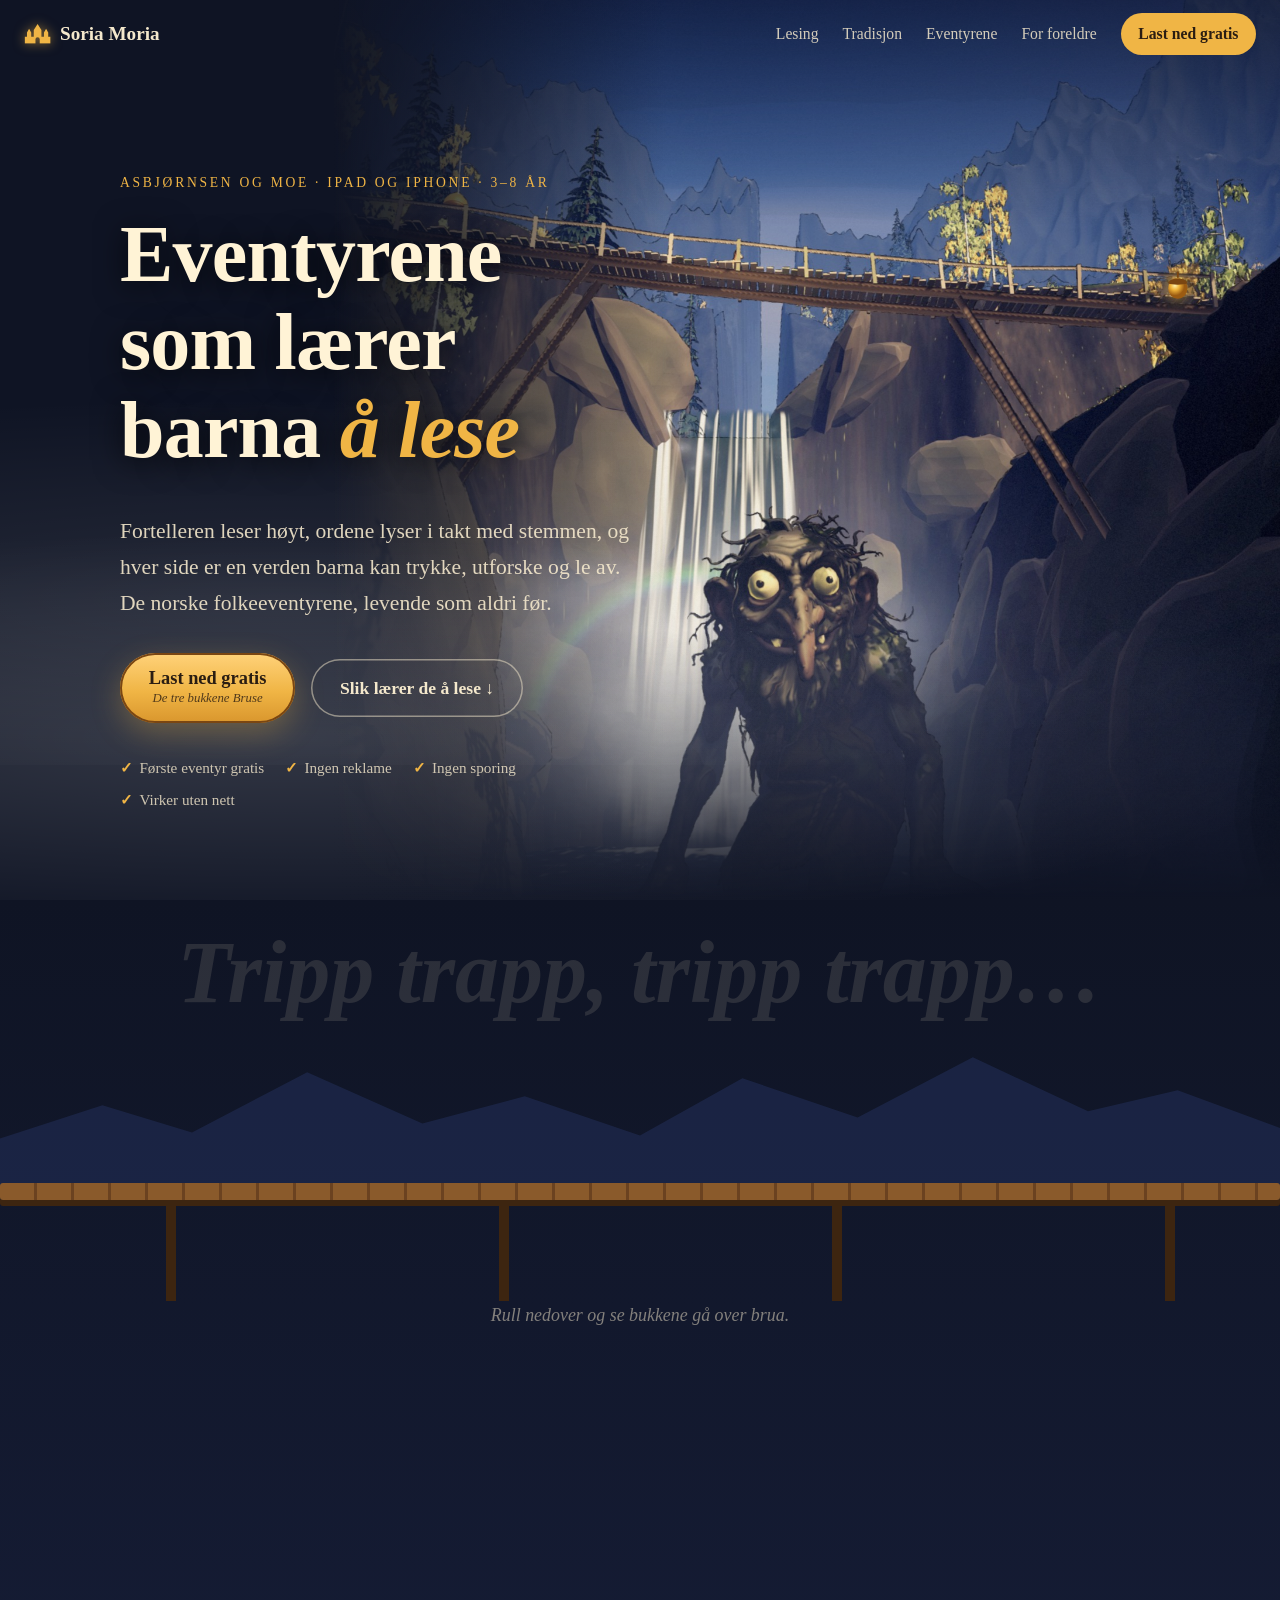
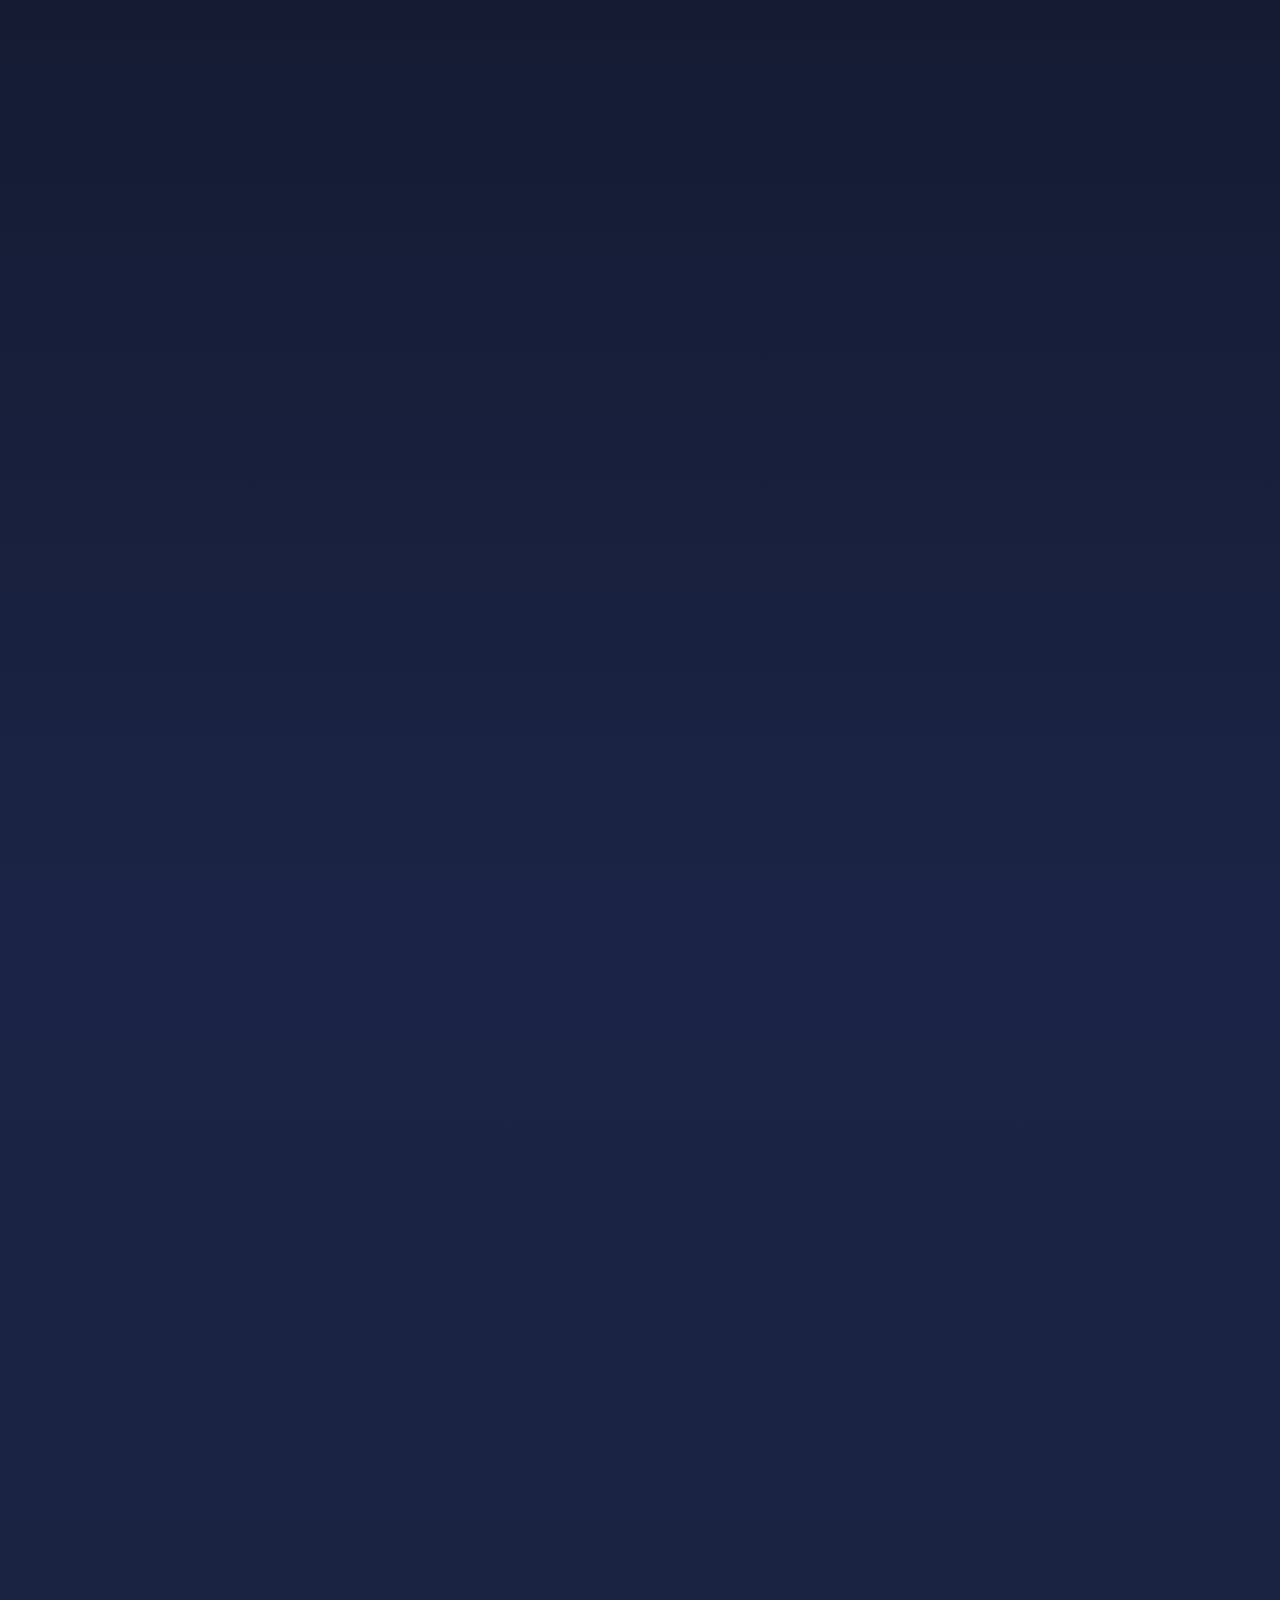
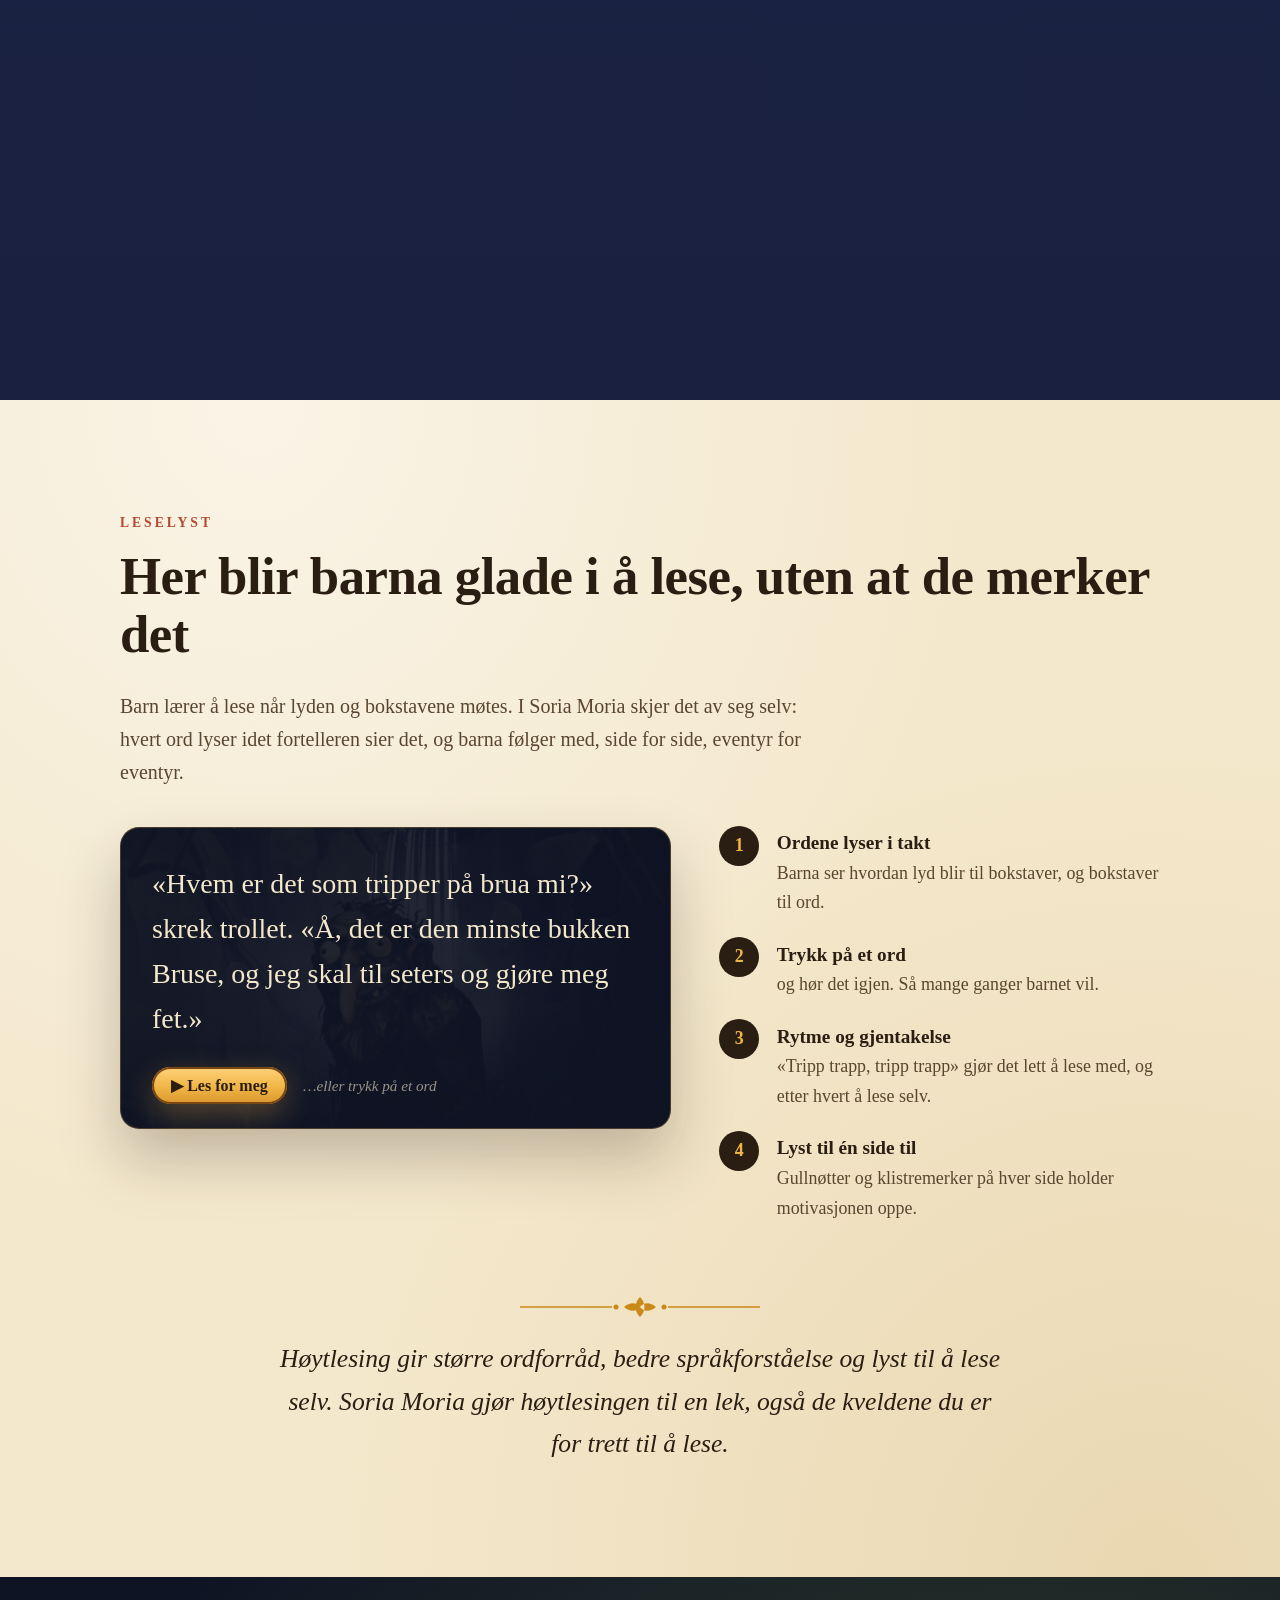
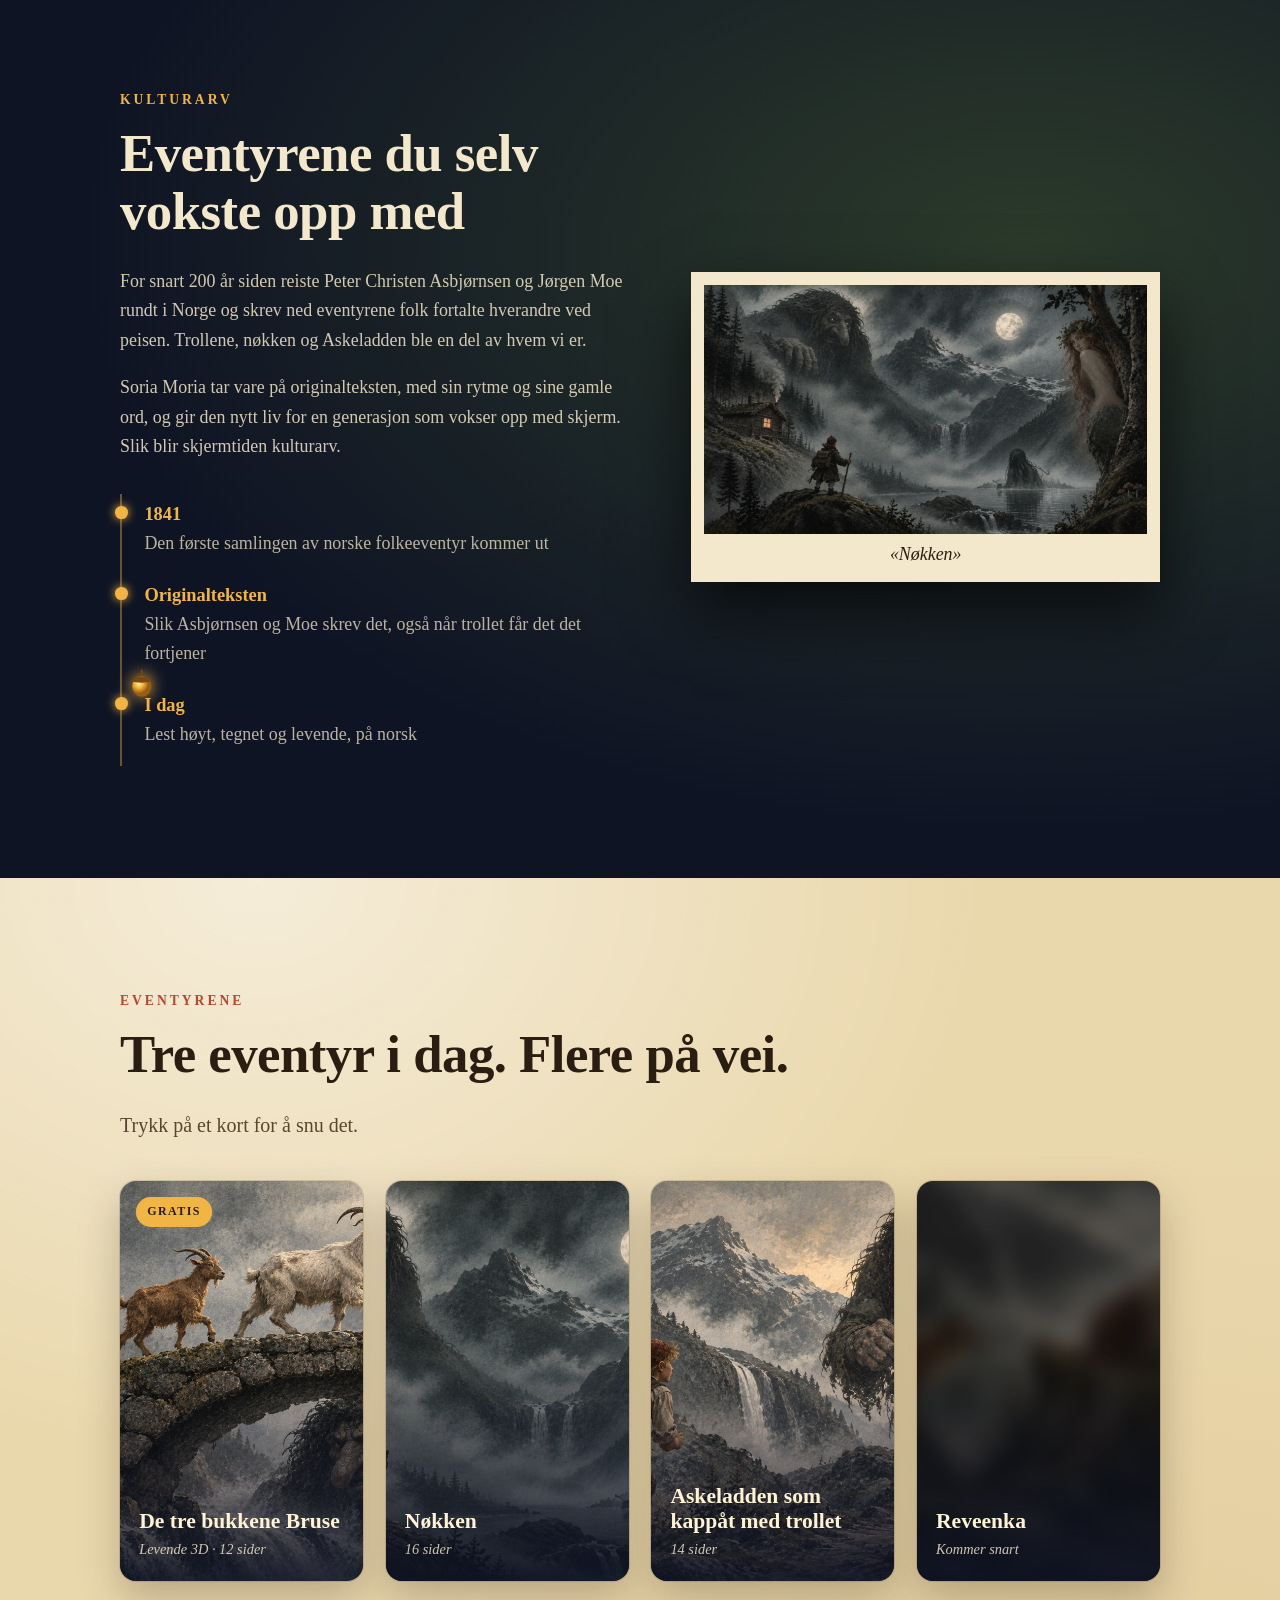
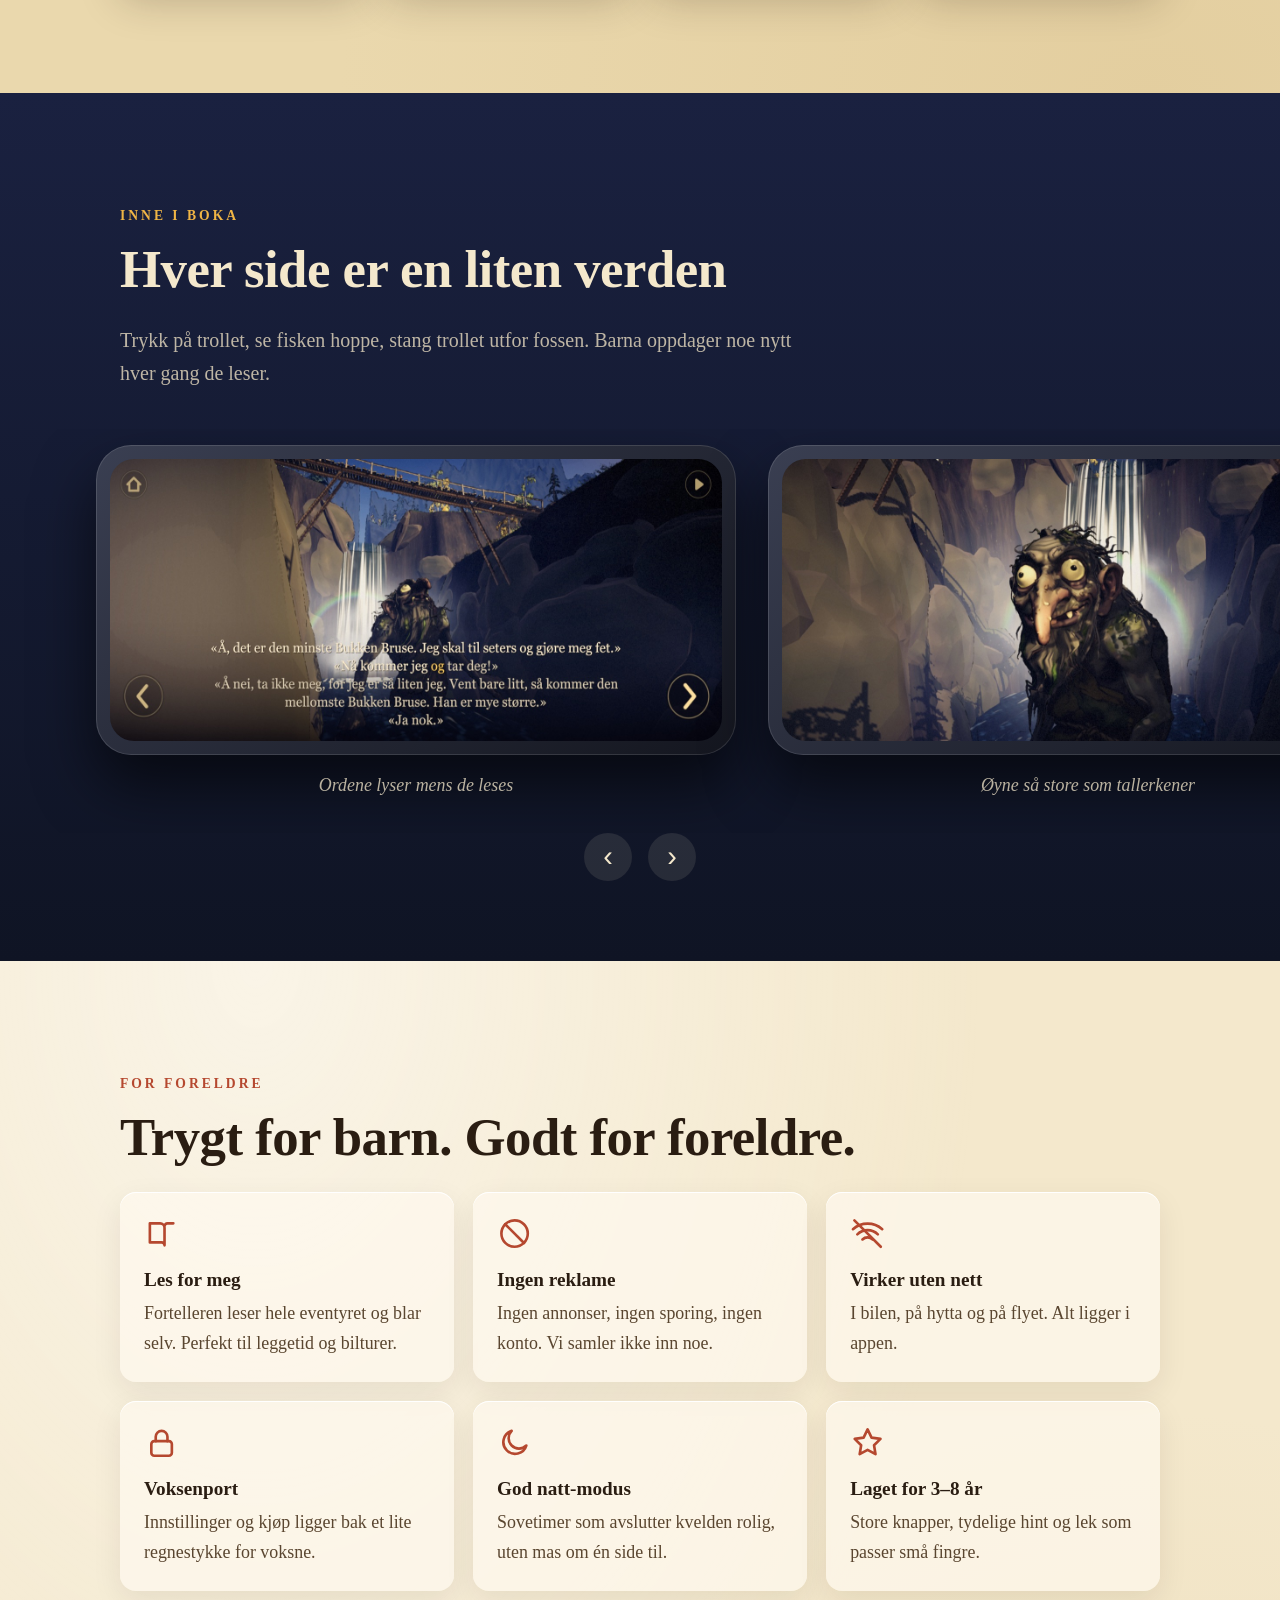
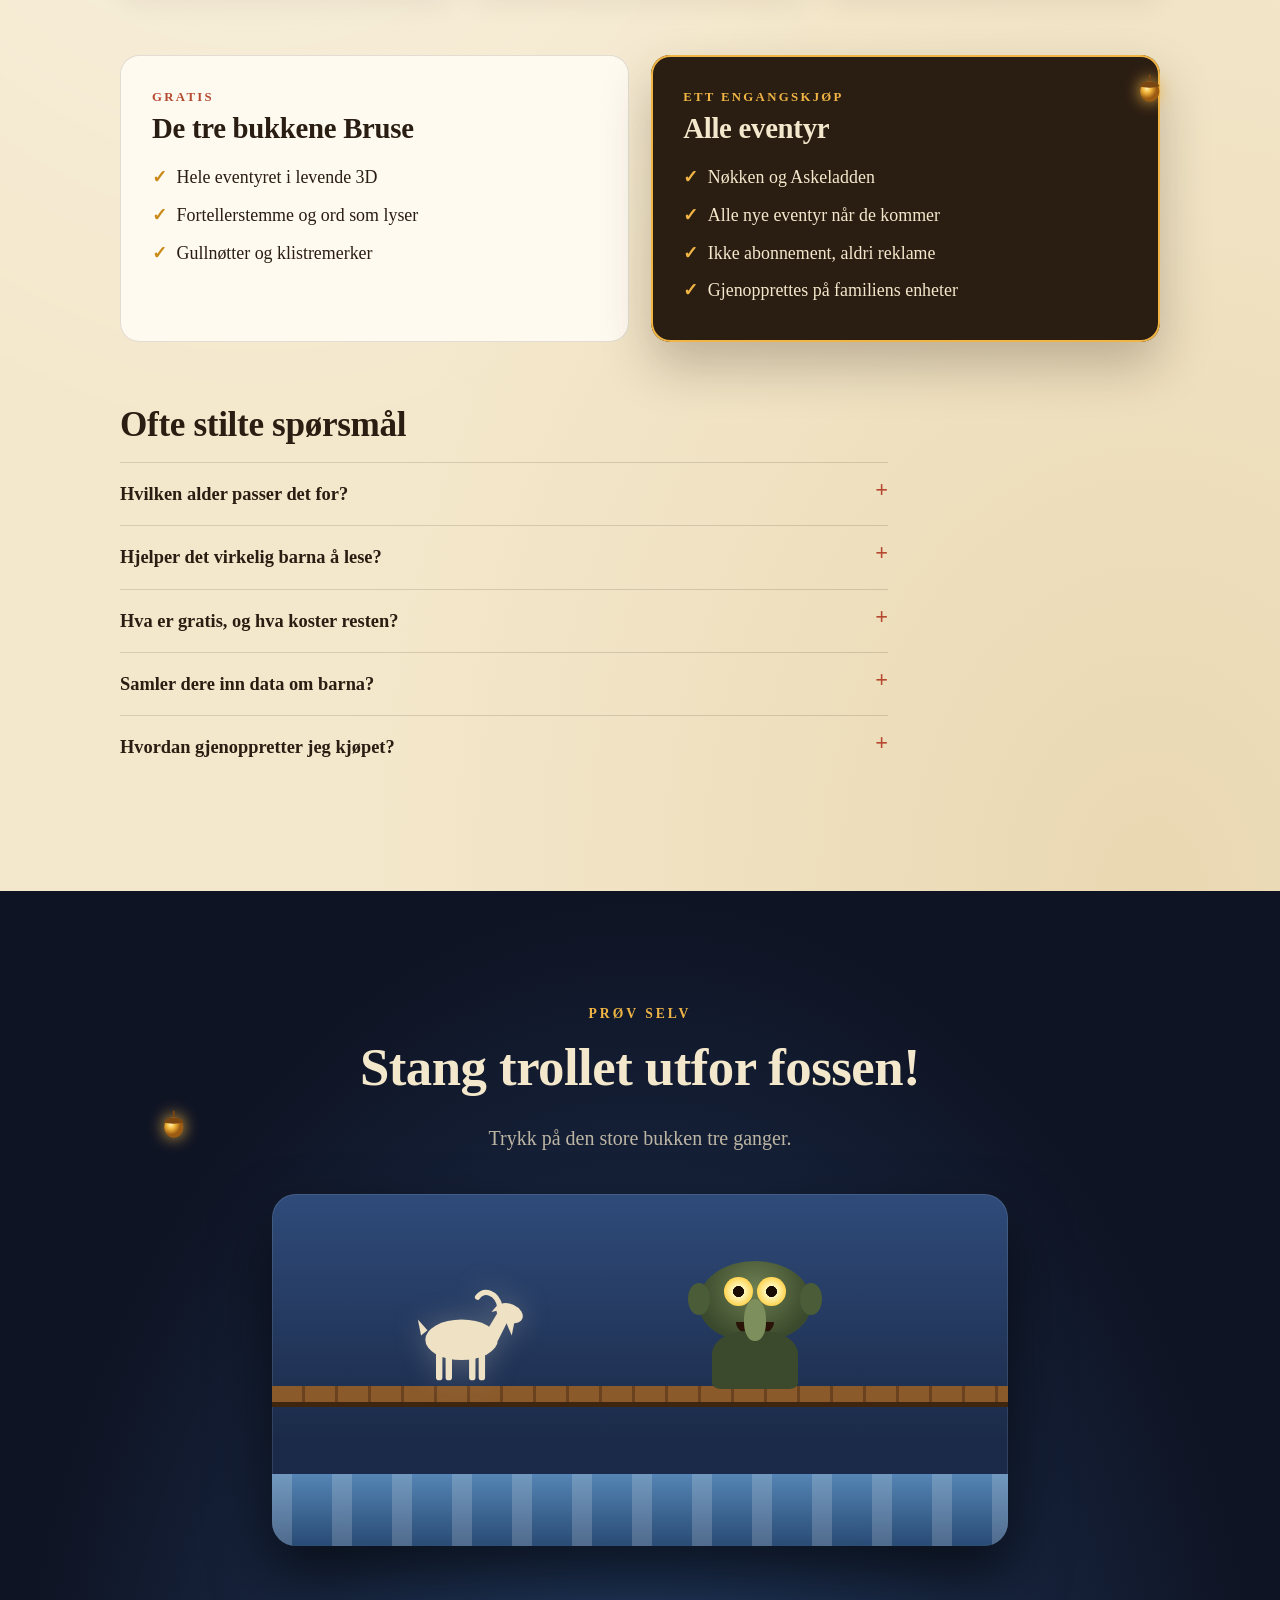
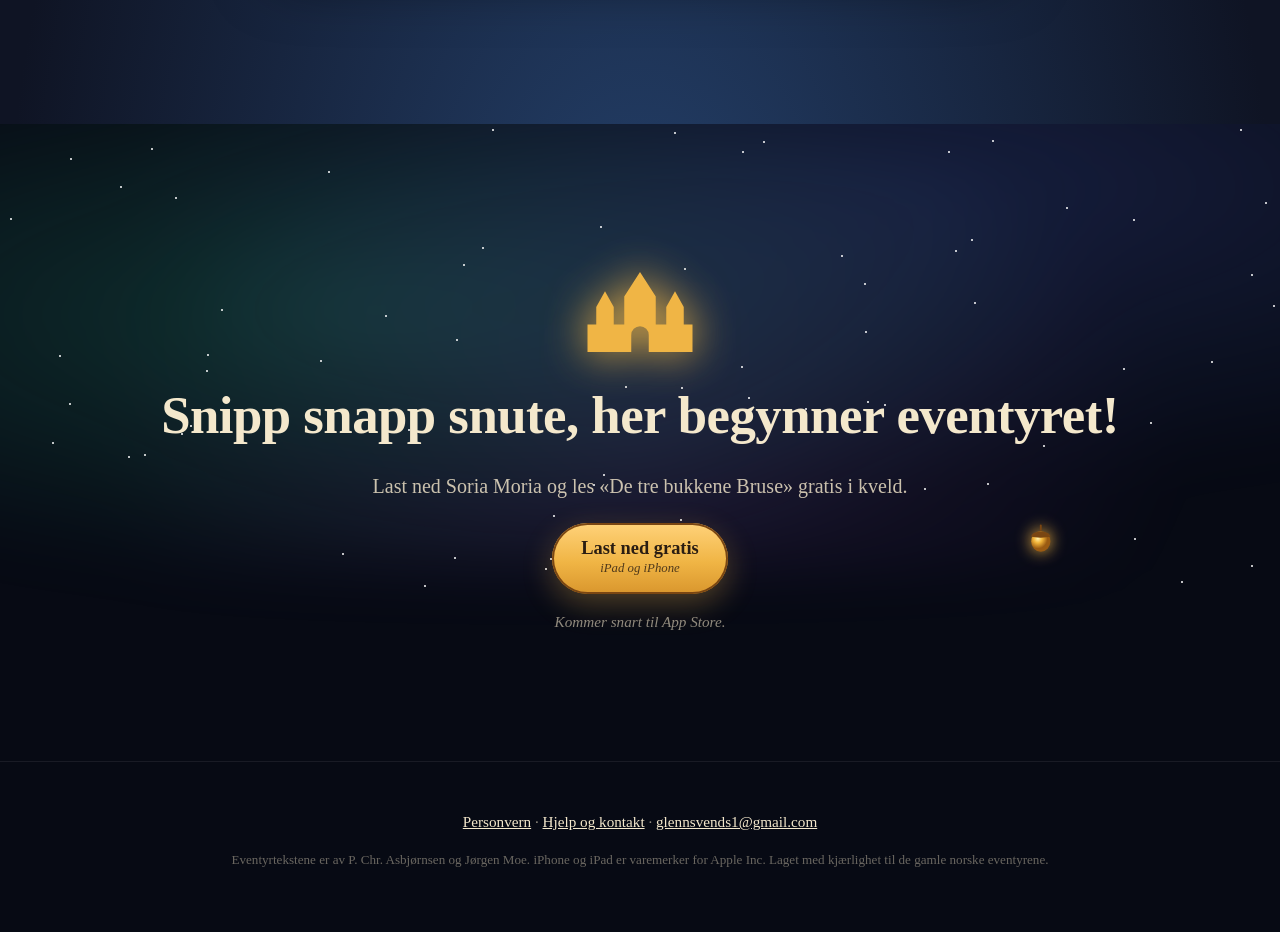
<file: index.html>
<!doctype html>
<html lang="nb"><head><meta charset="utf-8"><meta name="viewport" content="width=device-width,initial-scale=1">
<title>Soria Moria – norske eventyr som lærer barn å lese</title>
<meta name="description" content="De gamle norske eventyrene til Asbjørnsen og Moe, fortalt høyt på iPad og iPhone. Ordene lyser mens de leses, og barna leker seg gjennom hver side. Første eventyr gratis. Ingen reklame.">
<meta property="og:title" content="Soria Moria – norske eventyr som lærer barn å lese">
<meta property="og:description" content="Fortelleren leser, ordene lyser, og barna blir glade i å lese. De tre bukkene Bruse er gratis.">
<meta property="og:image" content="https://glennsvendsen.github.io/soriamoria/media/hero.jpg">
<meta name="theme-color" content="#0f1424">
<link rel="icon" href="media/icon.jpg"><link rel="apple-touch-icon" href="media/icon.jpg"><link rel="stylesheet" href="style.css"></head>
<body class="home">

<!-- drawings used around the page -->
<svg width="0" height="0" style="position:absolute" aria-hidden="true">
 <symbol id="goat" viewBox="0 0 120 100">
  <path d="M22 47 13 37l3 15z"/>
  <ellipse cx="54" cy="56" rx="34" ry="19"/>
  <path d="M76 50 90 27l10 6-12 24z"/>
  <ellipse cx="99" cy="31" rx="13" ry="8.5" transform="rotate(24 99 31)"/>
  <path d="M104 37 101 52l-6-14z"/>
  <path d="M90 25c-3-14-15-17-21-9" fill="none" stroke="currentColor" stroke-width="5" stroke-linecap="round"/>
  <path d="M90 28 82 30l5-6z"/>
  <g class="lf"><rect x="70" y="66" width="6" height="28" rx="3"/><rect x="30" y="66" width="6" height="28" rx="3"/></g>
  <g class="lb"><rect x="61" y="66" width="6" height="28" rx="3"/><rect x="39" y="66" width="6" height="28" rx="3"/></g>
 </symbol>
 <symbol id="nutsym" viewBox="0 0 40 46">
  <defs><radialGradient id="ng" cx=".35" cy=".35"><stop offset="0" stop-color="#fff3b0"/><stop offset=".45" stop-color="#f2b53a"/><stop offset="1" stop-color="#9b5b12"/></radialGradient></defs>
  <ellipse cx="20" cy="28" rx="15" ry="16" fill="url(#ng)"/><path d="M5 20c2-10 28-10 30 0-6 3-24 3-30 0z" fill="#7a4612"/><path d="M20 10v-7" stroke="#7a4612" stroke-width="3" stroke-linecap="round"/>
 </symbol>
 <symbol id="castle" viewBox="0 0 64 48">
  <path d="M2 48V32h5V22l5-9 5 9v10h6V16l9-14 9 14v16h6V22l5-9 5 9v10h5v16H37V38a5 5 0 0 0-10 0v10z"/>
 </symbol>
 <symbol id="orn" viewBox="0 0 240 24">
  <path d="M0 12h92M148 12h92" stroke="currentColor" stroke-width="1.5"/>
  <path d="M120 2c6 6 6 14 0 20-6-6-6-14 0-20zM104 12c6-5 12-5 16 0-4 5-10 5-16 0zm32 0c-6-5-12-5-16 0 4 5 10 5 16 0z" fill="currentColor"/>
  <circle cx="96" cy="12" r="2.5" fill="currentColor"/><circle cx="144" cy="12" r="2.5" fill="currentColor"/>
 </symbol>
</svg>

<nav id="nav"><a class="logo" href="#top"><svg><use href="#castle"/></svg>Soria Moria</a>
<a href="#lesing">Lesing</a><a href="#tradisjon">Tradisjon</a><a href="#eventyr">Eventyrene</a><a href="#foreldre">For foreldre</a>
<a class="cta store" href="#last-ned">Last ned gratis</a></nav>

<header class="hero" id="top">
 <div class="bg" id="herobg"></div>
 <div class="mist"></div><div class="mist b"></div>
 <button class="trollspot" id="trollspot" aria-label="Trykk på trollet"></button>
 <div class="bubble" id="bubble">Hvem er det som tripper på MIN bro?!</div>
 <div class="in">
  <p class="eyebrow">Asbjørnsen og Moe · iPad og iPhone · 3–8 år</p>
  <h1>Eventyrene som lærer barna <em>å lese</em></h1>
  <p class="lead">Fortelleren leser høyt, ordene lyser i takt med stemmen, og hver side er en verden barna kan trykke, utforske og le av. De norske folkeeventyrene, levende som aldri før.</p>
  <div class="ctas"><a class="btn gold store" href="#last-ned"><span class="big">Last ned gratis</span><span class="small">De tre bukkene Bruse</span></a>
  <a class="btn ghost" href="#lesing">Slik lærer de å lese ↓</a></div>
  <ul class="trust"><li>Første eventyr gratis</li><li>Ingen reklame</li><li>Ingen sporing</li><li>Virker uten nett</li></ul>
 </div>
 <i class="nut" data-i="1" style="right:7%;top:30%" title="En gullnøtt!"><svg><use href="#nutsym"/></svg></i>
</header>

<section class="bridge-band" id="tripp" aria-label="Tripp trapp over brua">
 <p class="tt" id="tt"><span>Tripp</span> <span>trapp,</span> <span>tripp</span> <span>trapp…</span></p>
 <div class="bridge-scene">
  <div class="goats" id="goats">
   <svg class="goat g1"><use href="#goat"/></svg><svg class="goat g2"><use href="#goat"/></svg><svg class="goat g3"><use href="#goat"/></svg>
  </div>
  <div class="deck"></div><div class="posts"></div>
  <div class="trollhead" id="trollhead"><div class="te"><i></i><i></i></div><div class="tn"></div></div>
 </div>
 <p class="tt-sub">Rull nedover og se bukkene gå over brua.</p>
</section>

<section class="paper" id="lesing"><div class="wrap">
 <p class="kicker">Leselyst</p>
 <h2>Her blir barna glade i å lese, uten at de merker det</h2>
 <p class="intro">Barn lærer å lese når lyden og bokstavene møtes. I Soria Moria skjer det av seg selv: hvert ord lyser idet fortelleren sier det, og barna følger med, side for side, eventyr for eventyr.</p>
 <div class="readdemo">
  <div class="page">
   <p class="rtext" id="rtext">«Hvem er det som tripper på brua mi?» skrek trollet. «Å, det er den minste bukken Bruse, og jeg skal til seters og gjøre meg fet.»</p>
   <div class="rbar"><button class="btn gold sm" id="rplay">▶ Les for meg</button><span>…eller trykk på et ord</span></div>
  </div>
  <ol class="steps">
   <li><b>Ordene lyser i takt</b>Barna ser hvordan lyd blir til bokstaver, og bokstaver til ord.</li>
   <li><b>Trykk på et ord</b>og hør det igjen. Så mange ganger barnet vil.</li>
   <li><b>Rytme og gjentakelse</b>«Tripp trapp, tripp trapp» gjør det lett å lese med, og etter hvert å lese selv.</li>
   <li><b>Lyst til én side til</b>Gullnøtter og klistremerker på hver side holder motivasjonen oppe.</li>
  </ol>
 </div>
 <div class="quote"><svg class="orn"><use href="#orn"/></svg><p>Høytlesing gir større ordforråd, bedre språkforståelse og lyst til å lese selv. Soria Moria gjør høytlesingen til en lek, også de kveldene du er for trett til å lese.</p></div>
</div></section>

<section class="tradition" id="tradisjon"><div class="wrap">
 <div class="tr-text">
  <p class="kicker light">Kulturarv</p>
  <h2>Eventyrene du selv vokste opp med</h2>
  <p>For snart 200 år siden reiste Peter Christen Asbjørnsen og Jørgen Moe rundt i Norge og skrev ned eventyrene folk fortalte hverandre ved peisen. Trollene, nøkken og Askeladden ble en del av hvem vi er.</p>
  <p>Soria Moria tar vare på originalteksten, med sin rytme og sine gamle ord, og gir den nytt liv for en generasjon som vokser opp med skjerm. Slik blir skjermtiden kulturarv.</p>
  <ul class="facts"><li><b>1841</b>Den første samlingen av norske folkeeventyr kommer ut</li><li><b>Originalteksten</b>Slik Asbjørnsen og Moe skrev det, også når trollet får det det fortjener</li><li><b>I dag</b>Lest høyt, tegnet og levende, på norsk</li></ul>
 </div>
 <figure class="tr-pic"><img src="media/nokken.jpg" alt="Nøkken i det mørke vannet" loading="lazy"><figcaption>«Nøkken»</figcaption></figure>
 <i class="nut" data-i="2" style="left:3%;bottom:10%"><svg><use href="#nutsym"/></svg></i>
</div></section>

<section class="paper alt" id="eventyr"><div class="wrap">
 <p class="kicker">Eventyrene</p>
 <h2>Tre eventyr i dag. Flere på vei.</h2>
 <p class="intro">Trykk på et kort for å snu det.</p>
 <div class="cards">
  <button class="card"><div class="f front"><img src="media/bukkene.jpg" alt="De tre bukkene Bruse" loading="lazy"><span class="badge free">Gratis</span><div class="t"><b>De tre bukkene Bruse</b><span>Levende 3D · 12 sider</span></div></div>
   <div class="f back"><b>Tripp trapp over brua</b><p>Tre bukker skal til setra, men under brua bor et troll med øyne som tallerkener. Hjelp den store bukken å stange trollet utfor fossen!</p><span class="badge free">Gratis for alle</span></div></button>
  <button class="card"><div class="f front"><img src="media/nokken.jpg" alt="Nøkken ved vannet" loading="lazy"><div class="t"><b>Nøkken</b><span>16 sider</span></div></div>
   <div class="f back"><b>Fela fra det mørke vannet</b><p>Nøkken lokker med musikken sin. Spill tonene hans tilbake, tell vedkubbene og finn gullnøttene langs vannet.</p><span class="badge">Alle eventyr</span></div></button>
  <button class="card"><div class="f front"><img src="media/askeladden.jpg" alt="Askeladden og trollet" loading="lazy"><div class="t"><b>Askeladden som kappåt med trollet</b><span>14 sider</span></div></div>
   <div class="f back"><b>Gutten som lurte trollet</b><p>Askeladden er minst, men smartest. Klem vannet ut av osten og vinn kappåtet, akkurat slik det står i boka.</p><span class="badge">Alle eventyr</span></div></button>
  <div class="card soon"><div class="f front"><img src="media/reveenka.jpg" alt="Reveenka, kommer snart" loading="lazy"><div class="t"><b>Reveenka</b><span>Kommer snart</span></div></div></div>
 </div>
</div></section>

<section class="shots" id="bilder"><div class="wrap">
 <p class="kicker light">Inne i boka</p><h2>Hver side er en liten verden</h2>
 <p class="intro light">Trykk på trollet, se fisken hoppe, stang trollet utfor fossen. Barna oppdager noe nytt hver gang de leser.</p>
</div>
 <div class="rail" id="rail">
  <figure><div class="dev"><img src="media/shots/read.jpg" alt="Tekst som lyser mens den leses" loading="lazy"></div><figcaption>Ordene lyser mens de leses</figcaption></figure>
  <figure><div class="dev"><img src="media/shots/troll.jpg" alt="Trollet under brua" loading="lazy"></div><figcaption>Øyne så store som tallerkener</figcaption></figure>
  <figure><div class="dev"><img src="media/shots/duel.jpg" alt="Den store bukken møter trollet" loading="lazy"></div><figcaption>Stang trollet utfor fossen!</figcaption></figure>
  <figure><div class="dev"><img src="media/shots/nuts.jpg" alt="Gullnøtter å finne" loading="lazy"></div><figcaption>En gullnøtt på hver side</figcaption></figure>
  <figure><div class="dev"><img src="media/shots/bridge.jpg" alt="Brua over fossen" loading="lazy"></div><figcaption>Tripp trapp, tripp trapp</figcaption></figure>
  <figure><div class="dev"><img src="media/shots/seter.jpg" alt="Bukkene på setra" loading="lazy"></div><figcaption>…og så ble de så fete</figcaption></figure>
 </div>
 <div class="railnav"><button id="rprev" aria-label="Forrige">‹</button><button id="rnext" aria-label="Neste">›</button></div>
</section>

<section class="paper" id="foreldre"><div class="wrap">
 <p class="kicker">For foreldre</p>
 <h2>Trygt for barn. Godt for foreldre.</h2>
 <div class="grid3">
  <div class="tile"><svg viewBox="0 0 24 24"><path d="M4 5h7a3 3 0 0 1 3 3v12a2 2 0 0 0-2-2H4zM20 5h-4a2 2 0 0 0-2 2"/></svg><b>Les for meg</b>Fortelleren leser hele eventyret og blar selv. Perfekt til leggetid og bilturer.</div>
  <div class="tile"><svg viewBox="0 0 24 24"><circle cx="12" cy="12" r="9"/><path d="M5.6 5.6l12.8 12.8"/></svg><b>Ingen reklame</b>Ingen annonser, ingen sporing, ingen konto. Vi samler ikke inn noe.</div>
  <div class="tile"><svg viewBox="0 0 24 24"><path d="M2 9a15 15 0 0 1 20 0M5 12.5a10 10 0 0 1 14 0M8.5 16a5 5 0 0 1 7 0"/><path d="M3 3l18 18"/></svg><b>Virker uten nett</b>I bilen, på hytta og på flyet. Alt ligger i appen.</div>
  <div class="tile"><svg viewBox="0 0 24 24"><rect x="5" y="11" width="14" height="10" rx="2"/><path d="M8 11V8a4 4 0 0 1 8 0v3"/></svg><b>Voksenport</b>Innstillinger og kjøp ligger bak et lite regnestykke for voksne.</div>
  <div class="tile"><svg viewBox="0 0 24 24"><path d="M20 14A8 8 0 1 1 10 4a6 6 0 0 0 10 10z"/></svg><b>God natt-modus</b>Sovetimer som avslutter kvelden rolig, uten mas om én side til.</div>
  <div class="tile"><svg viewBox="0 0 24 24"><path d="M12 3l2.7 5.6 6.1.9-4.4 4.3 1 6.1L12 17l-5.4 2.9 1-6.1L3.2 9.5l6.1-.9z"/></svg><b>Laget for 3–8 år</b>Store knapper, tydelige hint og lek som passer små fingre.</div>
 </div>

 <div class="pricing" id="pris">
  <div class="plan"><p class="pk">Gratis</p><h3>De tre bukkene Bruse</h3><ul><li>Hele eventyret i levende 3D</li><li>Fortellerstemme og ord som lyser</li><li>Gullnøtter og klistremerker</li></ul></div>
  <div class="plan best"><p class="pk">Ett engangskjøp</p><h3>Alle eventyr</h3><ul><li>Nøkken og Askeladden</li><li>Alle nye eventyr når de kommer</li><li>Ikke abonnement, aldri reklame</li><li>Gjenopprettes på familiens enheter</li></ul></div>
 </div>

 <h2 class="faqh">Ofte stilte spørsmål</h2>
 <details><summary>Hvilken alder passer det for?</summary><p>Appen er laget for barn fra ca. 3 til 8 år. De minste lytter og leker, de eldste leser med og etter hvert selv. Eventyrene følger originalteksten til Asbjørnsen og Moe, og trollene får det de fortjener, så les gjerne sammen første gang.</p></details>
 <details><summary>Hjelper det virkelig barna å lese?</summary><p>Soria Moria erstatter ikke deg, men den gir barna mange flere møter med skrevne ord. Når ordet lyser idet det blir sagt, kobler barna lyd og bokstav. Gjentakelsene i eventyrene gjør at de snart leser med selv.</p></details>
 <details><summary>Hva er gratis, og hva koster resten?</summary><p>«De tre bukkene Bruse» er gratis. «Alle eventyr» er et engangskjøp som åpner Nøkken, Askeladden og alle nye eventyr som kommer. Prisen ser du i App Store.</p></details>
 <details><summary>Samler dere inn data om barna?</summary><p>Nei. Appen har ingen analyse, ingen reklame og ingen tredjeparts analyse- eller reklametjenester. Les <a href="personvern/">personvernerklæringen</a>.</p></details>
 <details><summary>Hvordan gjenoppretter jeg kjøpet?</summary><p>Åpne innstillingene via voksenporten og trykk «Gjenopprett kjøp». Bruk samme Apple-konto som ved kjøpet.</p></details>
 <i class="nut" data-i="3" style="right:2%;top:46%"><svg><use href="#nutsym"/></svg></i>
</div></section>

<section class="game" id="spill"><div class="wrap">
 <p class="kicker light">Prøv selv</p><h2>Stang trollet utfor fossen!</h2>
 <p class="intro light">Trykk på den store bukken tre ganger.</p>
 <div class="arena" id="arena">
  <div class="g-bridge"></div>
  <div class="g-troll" id="gtroll"><div class="gh"><div class="ge"><i></i><i></i></div><div class="gn"></div><div class="gm"></div></div><div class="gb"></div></div>
  <button class="g-goat" id="ggoat" aria-label="Den store bukken"><svg><use href="#goat"/></svg></button>
  <div class="g-water"></div><div class="splash" id="splash"></div>
  <p class="g-msg" id="gmsg"></p>
 </div>
 <p class="score" id="score"></p>
 <i class="nut" data-i="4" style="left:6%;top:18%"><svg><use href="#nutsym"/></svg></i>
</div></section>

<section class="finale" id="last-ned"><div class="aurora"></div><div class="wrap">
 <svg class="castle-big"><use href="#castle"/></svg>
 <h2>Snipp snapp snute, her begynner eventyret!</h2>
 <p>Last ned Soria Moria og les «De tre bukkene Bruse» gratis i kveld.</p>
 <a class="btn gold store" href="#last-ned"><span class="big">Last ned gratis</span><span class="small">iPad og iPhone</span></a>
 <p class="small-note" id="storenote">Kommer snart til App Store.</p>
 <i class="nut" data-i="5" style="right:12%;bottom:22%"><svg><use href="#nutsym"/></svg></i>
</div></section>

<footer><div class="wrap">
 <p><a href="personvern/">Personvern</a> · <a href="support/">Hjelp og kontakt</a> · <a href="mailto:glennsvends1@gmail.com">glennsvends1@gmail.com</a></p>
 <p class="fine">Eventyrtekstene er av P. Chr. Asbjørnsen og Jørgen Moe. iPhone og iPad er varemerker for Apple Inc. Laget med kjærlighet til de gamle norske eventyrene.</p>
</div></footer>

<div id="hud" aria-live="polite"></div>
<script src="main.js"></script></body></html>
</file>
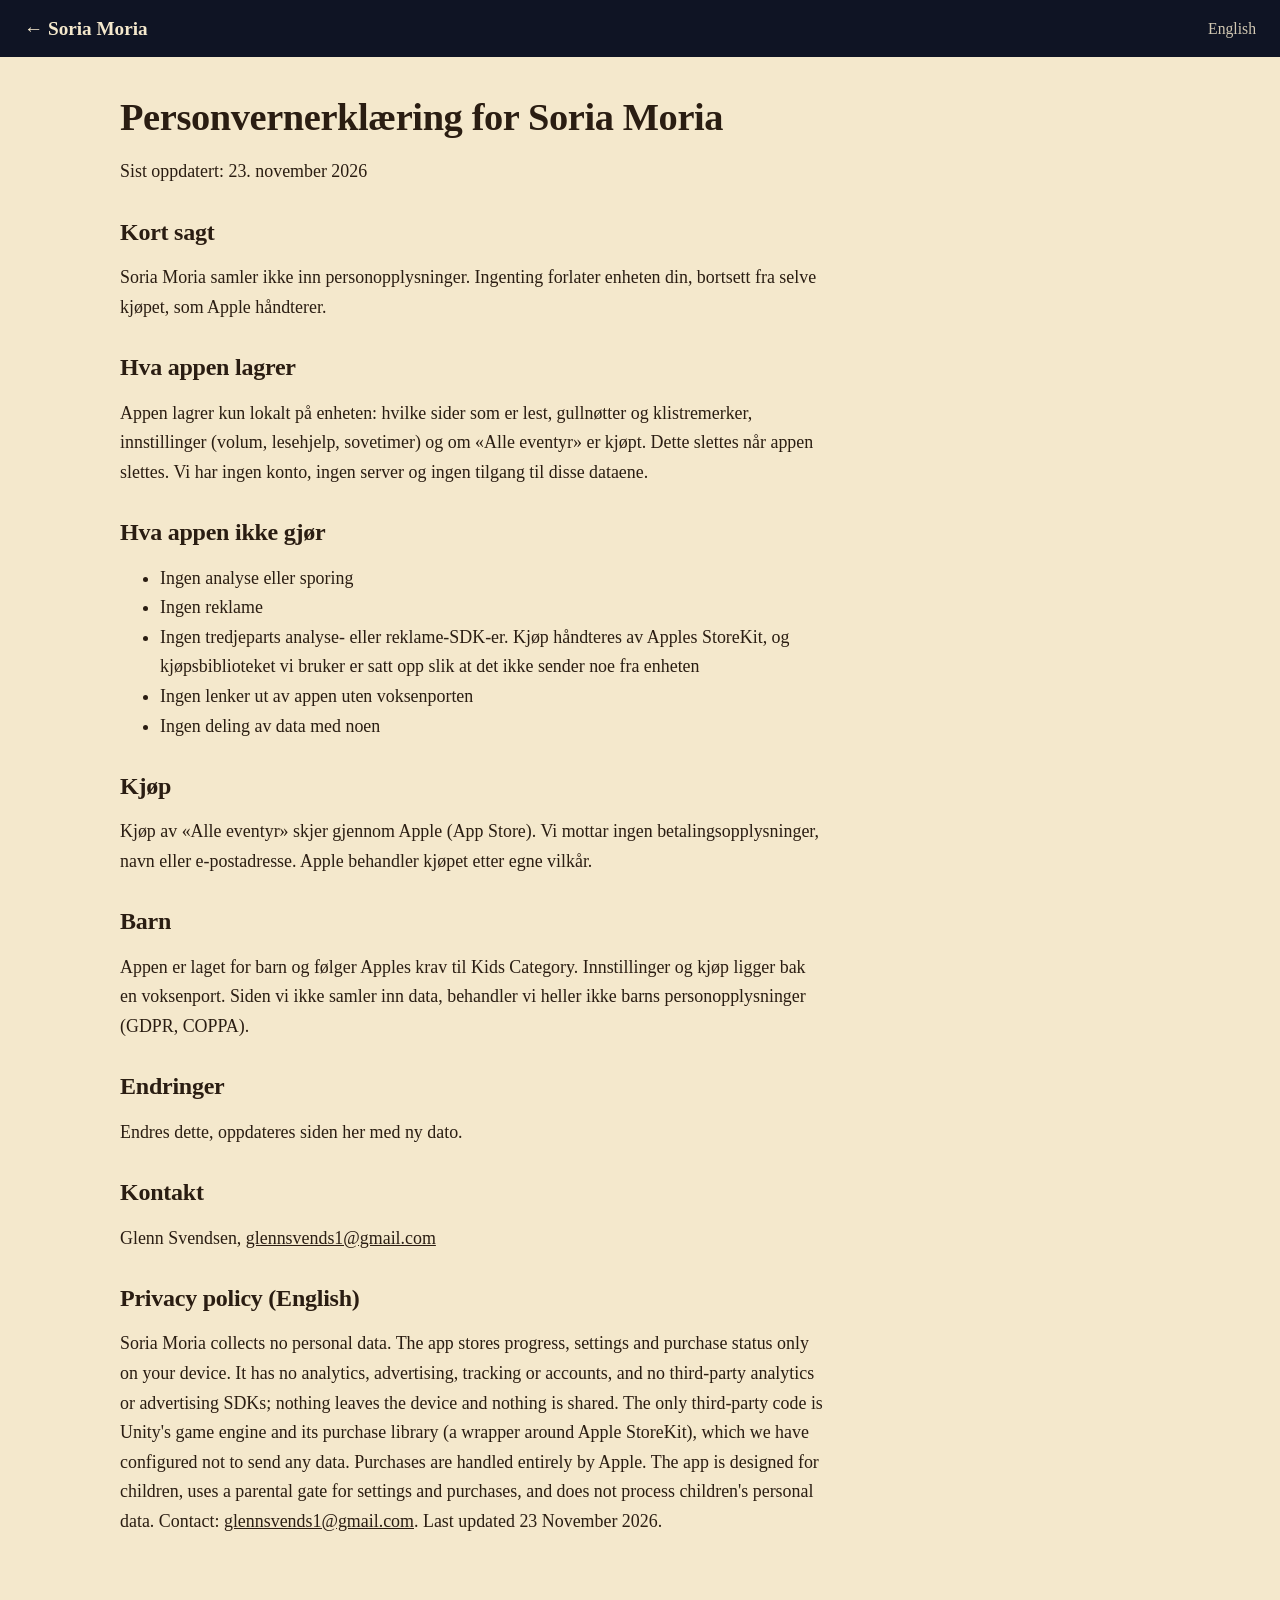
<file: personvern/index.html>
<!doctype html><html lang="nb"><head><meta charset="utf-8"><meta name="viewport" content="width=device-width,initial-scale=1"><title>Personvernerklæring – Soria Moria</title><link rel="stylesheet" href="../style.css"></head><body class="doc">
<nav><a class="logo" href="../">← Soria Moria</a><a href="#en">English</a></nav>
<main class="wrap"><h1>Personvernerklæring for Soria Moria</h1><p>Sist oppdatert: 23. november 2026</p>
<h2>Kort sagt</h2><p>Soria Moria samler ikke inn personopplysninger. Ingenting forlater enheten din, bortsett fra selve kjøpet, som Apple håndterer.</p>
<h2>Hva appen lagrer</h2><p>Appen lagrer kun lokalt på enheten: hvilke sider som er lest, gullnøtter og klistremerker, innstillinger (volum, lesehjelp, sovetimer) og om «Alle eventyr» er kjøpt. Dette slettes når appen slettes. Vi har ingen konto, ingen server og ingen tilgang til disse dataene.</p>
<h2>Hva appen ikke gjør</h2><ul><li>Ingen analyse eller sporing</li><li>Ingen reklame</li><li>Ingen tredjeparts analyse- eller reklame-SDK-er. Kjøp håndteres av Apples StoreKit, og kjøpsbiblioteket vi bruker er satt opp slik at det ikke sender noe fra enheten</li><li>Ingen lenker ut av appen uten voksenporten</li><li>Ingen deling av data med noen</li></ul>
<h2>Kjøp</h2><p>Kjøp av «Alle eventyr» skjer gjennom Apple (App Store). Vi mottar ingen betalingsopplysninger, navn eller e-postadresse. Apple behandler kjøpet etter egne vilkår.</p>
<h2>Barn</h2><p>Appen er laget for barn og følger Apples krav til Kids Category. Innstillinger og kjøp ligger bak en voksenport. Siden vi ikke samler inn data, behandler vi heller ikke barns personopplysninger (GDPR, COPPA).</p>
<h2>Endringer</h2><p>Endres dette, oppdateres siden her med ny dato.</p>
<h2>Kontakt</h2><p>Glenn Svendsen, <a href="mailto:glennsvends1@gmail.com">glennsvends1@gmail.com</a></p>
<h2 id="en">Privacy policy (English)</h2><p>Soria Moria collects no personal data. The app stores progress, settings and purchase status only on your device. It has no analytics, advertising, tracking or accounts, and no third-party analytics or advertising SDKs; nothing leaves the device and nothing is shared. The only third-party code is Unity's game engine and its purchase library (a wrapper around Apple StoreKit), which we have configured not to send any data. Purchases are handled entirely by Apple. The app is designed for children, uses a parental gate for settings and purchases, and does not process children's personal data. Contact: <a href="mailto:glennsvends1@gmail.com">glennsvends1@gmail.com</a>. Last updated 23 November 2026.</p>
</main></body></html>
</file>
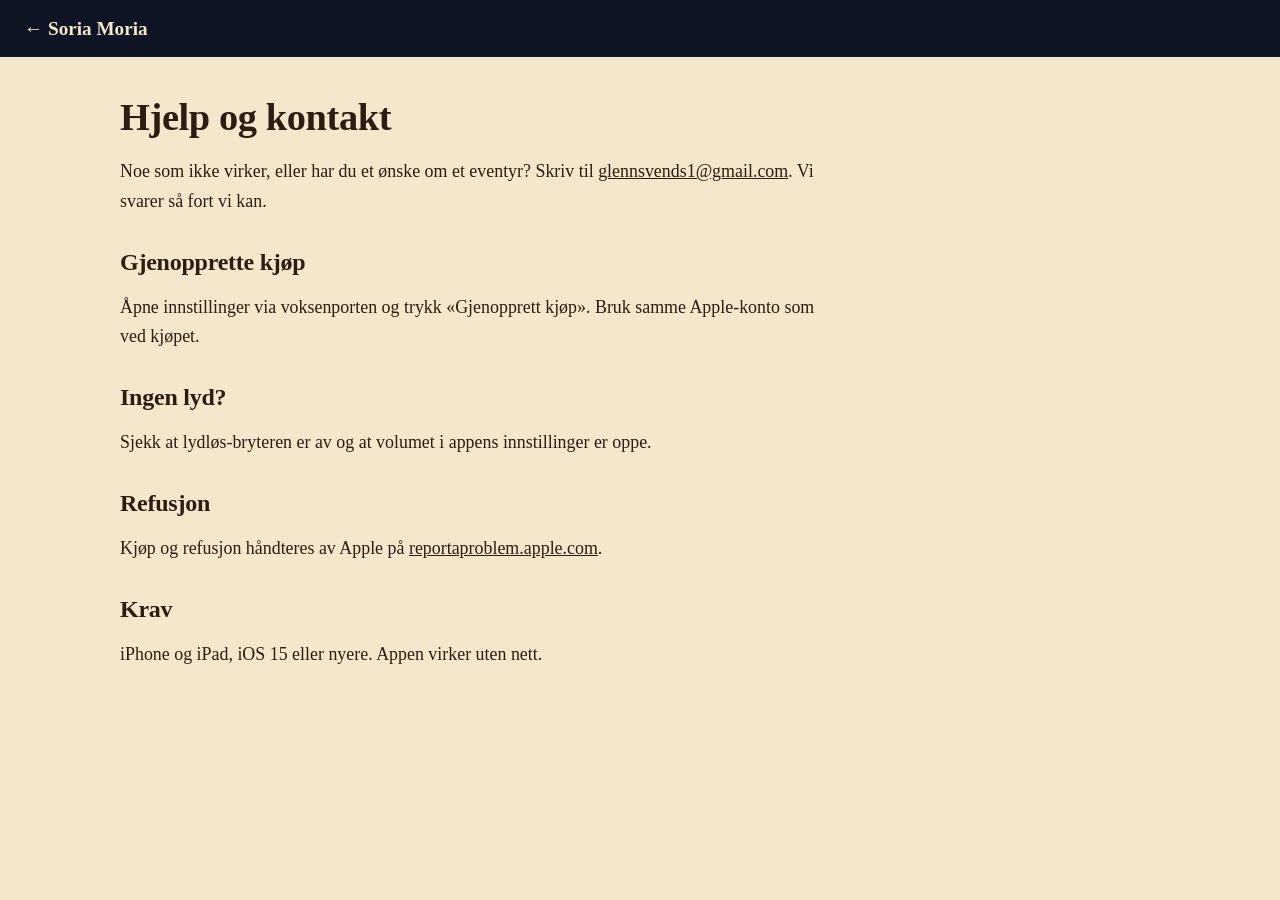
<file: support/index.html>
<!doctype html><html lang="nb"><head><meta charset="utf-8"><meta name="viewport" content="width=device-width,initial-scale=1"><title>Hjelp og kontakt – Soria Moria</title><link rel="stylesheet" href="../style.css"></head><body class="doc">
<nav><a class="logo" href="../">← Soria Moria</a></nav>
<main class="wrap"><h1>Hjelp og kontakt</h1>
<p>Noe som ikke virker, eller har du et ønske om et eventyr? Skriv til <a href="mailto:glennsvends1@gmail.com">glennsvends1@gmail.com</a>. Vi svarer så fort vi kan.</p>
<h2>Gjenopprette kjøp</h2><p>Åpne innstillinger via voksenporten og trykk «Gjenopprett kjøp». Bruk samme Apple-konto som ved kjøpet.</p>
<h2>Ingen lyd?</h2><p>Sjekk at lydløs-bryteren er av og at volumet i appens innstillinger er oppe.</p>
<h2>Refusjon</h2><p>Kjøp og refusjon håndteres av Apple på <a href="https://reportaproblem.apple.com">reportaproblem.apple.com</a>.</p>
<h2>Krav</h2><p>iPhone og iPad, iOS 15 eller nyere. Appen virker uten nett.</p></main></body></html>
</file>
<file: style.css>
:root{--night:#0f1424;--night2:#1a2140;--ink:#2a1d12;--ink2:#5a4630;--paper:#f4e8cc;--paper2:#ead8ad;--gold:#f0b545;--gold2:#c98a1a;--rose:#b5482f;--moss:#3d5a3a;
 --serif:"Iowan Old Style","Palatino Linotype",Palatino,"Book Antiqua",Georgia,serif}
*{box-sizing:border-box}html{scroll-behavior:smooth}
body{margin:0;font:1.12rem/1.65 var(--serif);color:var(--ink);background:var(--night);-webkit-font-smoothing:antialiased}
a{color:inherit}img{max-width:100%;display:block}
h1,h2,h3{line-height:1.1;font-weight:700;margin:0 0 .5em;letter-spacing:-.01em}
h2{font-size:clamp(2rem,4.6vw,3.3rem)}
.wrap{max-width:68rem;margin:0 auto;padding:0 1.5rem;position:relative}
.kicker{font-size:.85rem;letter-spacing:.22em;text-transform:uppercase;color:var(--rose);font-weight:700;margin:0 0 .8rem}
.kicker.light{color:var(--gold)}
.intro{font-size:1.25rem;max-width:44rem;color:var(--ink2);margin:0 0 2.4rem}.intro.light{color:#e9dcc0cc}

/* nav */
nav{position:fixed;inset:0 0 auto;z-index:20;display:flex;align-items:center;gap:1.5rem;padding:.8rem 1.5rem;font-size:.98rem;transition:background .3s,box-shadow .3s}
nav.solid{background:#0f1424e8;backdrop-filter:blur(10px);box-shadow:0 1px 0 #ffffff14}
nav a{color:#f4e8cc;text-decoration:none;opacity:.85}nav a:hover{opacity:1}
nav .logo{margin-right:auto;display:flex;align-items:center;gap:.55rem;font-weight:700;font-size:1.2rem;opacity:1}
nav .logo svg{width:1.7rem;height:1.3rem;fill:var(--gold);filter:drop-shadow(0 0 6px #f0b54599)}
nav .cta{background:var(--gold);color:var(--ink);padding:.5rem 1.1rem;border-radius:99px;font-weight:700;opacity:1}
@media(max-width:760px){nav a:not(.logo):not(.cta){display:none}}

/* buttons */
.btn{display:inline-flex;flex-direction:column;align-items:center;justify-content:center;padding:.9rem 1.8rem;border-radius:99px;font-weight:700;text-decoration:none;border:0;cursor:pointer;font-family:inherit;font-size:1.1rem;transition:transform .15s,box-shadow .15s}
.btn.gold{background:linear-gradient(#ffd27a,var(--gold) 55%,#d9962d);color:var(--ink);box-shadow:0 0 0 2px #7a4612 inset,0 10px 30px #f0b5454d}
.btn.gold:hover{transform:translateY(-2px);box-shadow:0 0 0 2px #7a4612 inset,0 14px 40px #f0b54580}
.btn .big{font-size:1.15rem;line-height:1.1}.btn .small{font-size:.8rem;font-weight:400;font-style:italic;opacity:.8}
.btn.ghost{color:#f4e8cc;box-shadow:0 0 0 1.5px #f4e8cc80 inset}.btn.ghost:hover{box-shadow:0 0 0 1.5px #f4e8cc inset}
.btn.sm{padding:.55rem 1.2rem;font-size:1rem}

/* hero */
.hero{position:relative;min-height:100svh;display:flex;align-items:flex-end;color:#fff3d6;overflow:hidden;background:var(--night)}
.hero .bg{position:absolute;inset:-4% 0 0 26%;background:url(media/hero.jpg) 50% 45%/cover;transform-origin:50% 70%;will-change:transform}
.hero::before{content:"";position:absolute;inset:0;z-index:1;background:linear-gradient(90deg,#0f1424 0,#0f1424 26%,#0f1424cc 33%,#0f142400 52%),linear-gradient(#0f142499,#0f142400 25%,#0f142400 70%,#0f1424)}
.hero .in{position:relative;z-index:3;max-width:68rem;margin:0 auto;width:100%;padding:8rem 1.5rem 5.5rem}
.hero .in>*{max-width:33rem}
.eyebrow{font-size:.85rem;letter-spacing:.2em;text-transform:uppercase;color:var(--gold);margin:0 0 1rem}
.hero h1{font-size:clamp(2.7rem,6.4vw,5rem);text-shadow:0 4px 30px #000c}
.hero h1 em{color:var(--gold);font-style:italic;white-space:nowrap}
.lead{font-size:clamp(1.1rem,1.8vw,1.35rem);color:#f4e8cce6;margin:0 0 2rem}
.ctas{display:flex;gap:1rem;flex-wrap:wrap;align-items:center}
.trust{list-style:none;padding:0;margin:2rem 0 0;display:flex;flex-wrap:wrap;gap:.4rem 1.3rem;font-size:.95rem;color:#f4e8ccd0}
.trust li::before{content:"✓";color:var(--gold);margin-right:.4rem;font-weight:700}
.mist{position:absolute;z-index:2;left:-20%;width:140%;height:45%;bottom:0;background:radial-gradient(ellipse at 30% 60%,#ffffff26 0,#fff0 60%);animation:drift 28s linear infinite alternate;pointer-events:none}
.mist.b{bottom:15%;animation-duration:41s;animation-direction:alternate-reverse;opacity:.6}
@keyframes drift{to{transform:translateX(12%)}}
.trollspot{position:absolute;z-index:2;left:57%;top:52%;width:14%;height:36%;background:none;border:0;cursor:pointer;border-radius:40%}
.bubble{position:absolute;z-index:4;left:66%;top:38%;background:#fffaf0;color:var(--ink);padding:.8rem 1.1rem;border-radius:1.2rem;font-weight:700;font-style:italic;max-width:17rem;box-shadow:0 10px 30px #0008;transform:scale(.3) rotate(-6deg);opacity:0;transition:.35s cubic-bezier(.3,1.6,.5,1);pointer-events:none}
.bubble::after{content:"";position:absolute;left:70%;bottom:-.7rem;border:.8rem solid transparent;border-top-color:#fffaf0;border-bottom:0}
.bubble.on{transform:none;opacity:1}
.shake{animation:shake .4s}@keyframes shake{25%{transform:translate(6px,-3px)}50%{transform:translate(-5px,3px)}75%{transform:translate(3px,2px)}}
@media(max-width:760px){.hero::before{background:linear-gradient(#0f142466,#0f142400 25%,#0f1424d9 55%,#0f1424)}.hero .bg{left:0;background-position:52% 30%}.trollspot{left:44%;top:30%;width:24%;height:22%}.bubble{left:8%;top:18%}}

/* tripp trapp band */
.bridge-band{position:relative;height:300vh;background:linear-gradient(var(--night),#1b2446 60%,var(--night2))}
.bridge-band>*{position:sticky}
.tt{top:22vh;margin:0;text-align:center;font-size:clamp(2.4rem,7vw,5.5rem);font-style:italic;font-weight:700;color:#f4e8cc}
.tt span{display:inline-block;opacity:.12;transition:opacity .25s,color .25s,transform .25s}
.tt span.on{opacity:1;color:var(--gold);transform:translateY(-.08em)}
.bridge-scene{top:calc(22vh + 9rem);height:16rem;max-width:80rem;margin:0 auto;overflow:hidden}
.bridge-scene::before{content:"";position:absolute;inset:0 0 auto;height:9.4rem;background:#24305a;opacity:.55;clip-path:polygon(0 100%,0 62%,8% 40%,15% 58%,24% 18%,33% 52%,41% 34%,50% 60%,58% 22%,67% 48%,76% 8%,85% 44%,92% 30%,100% 55%,100% 100%)}
.deck{position:absolute;z-index:2;left:0;right:0;top:8.6rem;height:1.1rem;background:repeating-linear-gradient(90deg,#8a5a2b 0 34px,#6b4220 34px 37px);border-radius:3px;box-shadow:0 6px 0 #3d2510}
.posts{position:absolute;z-index:2;left:0;right:0;top:9.7rem;height:7rem;background:repeating-linear-gradient(90deg,transparent 0 13%,#3d2510 13% calc(13% + 10px),transparent calc(13% + 10px) 26%)}
.goats{position:absolute;z-index:3;left:0;right:0;top:0;height:8.7rem}
.goat{position:absolute;bottom:0;fill:#efe2c4;color:#efe2c4;filter:drop-shadow(0 0 12px #f4e8cc30)}
.goat.g1{width:4.2rem;height:3.5rem}.goat.g2{width:6rem;height:5rem}.goat.g3{width:8.6rem;height:7.2rem}
.goat.walk .lf{animation:legA .32s ease-in-out infinite alternate}.goat.walk .lb{animation:legB .32s ease-in-out infinite alternate}
.goat .lf,.goat .lb{transform-box:fill-box;transform-origin:50% 0}
@keyframes legA{from{transform:rotate(16deg)}to{transform:rotate(-16deg)}}@keyframes legB{from{transform:rotate(-16deg)}to{transform:rotate(16deg)}}
.trollhead{position:absolute;left:50%;top:9.4rem;width:8rem;height:7rem;margin-left:-4rem;background:radial-gradient(ellipse at 50% 30%,#4a5a3a,#26301f 70%);border-radius:50% 50% 40% 40%;transform:translateY(100%);transition:transform .5s cubic-bezier(.3,1.5,.5,1)}
.trollhead.up{transform:translateY(-58%)}
.te{position:absolute;top:1.6rem;left:0;right:0;display:flex;justify-content:center;gap:.6rem}
.te i{width:2rem;height:2rem;border-radius:50%;background:radial-gradient(circle at 50% 50%,#1a0d02 0 28%,#fff6b8 30%,#ffd24c 70%,#c98a1a);box-shadow:0 0 18px 4px #ffc83a99}
.tn{position:absolute;left:50%;top:3rem;width:1.3rem;height:2.6rem;margin-left:-.65rem;background:#5b6a45;border-radius:50%}
.tt-sub{top:calc(22vh + 27rem);text-align:center;color:#f4e8cc80;font-style:italic;margin:0}

/* paper sections */
.paper{position:relative;background:var(--paper);padding:7rem 0;background-image:radial-gradient(ellipse at 20% 0,#fff8 0,#fff0 50%),radial-gradient(ellipse at 90% 100%,#d9bf8a66 0,#0000 50%)}
.paper.alt{background-color:var(--paper2)}
.readdemo{display:grid;grid-template-columns:1.25fr 1fr;gap:3rem;align-items:start}
@media(max-width:860px){.readdemo{grid-template-columns:1fr}}
.page{background:linear-gradient(#0f1424e6,#0f1424f2),url(media/shots/troll.jpg) center/cover;color:#f4e8cc;border-radius:1.2rem;padding:2.2rem 2rem 1.6rem;box-shadow:0 30px 60px #2a1d1240,0 0 0 1px #f0b54540 inset}
.rtext{font-size:clamp(1.35rem,2.4vw,1.75rem);line-height:1.6;margin:0 0 1.6rem}
.rtext .w{cursor:pointer;border-radius:.3rem;transition:color .15s,background .15s;display:inline-block}
.rtext .w.lit{color:var(--gold);text-shadow:0 0 14px #f0b545aa}
.rtext .w.pop{animation:pop .45s}@keyframes pop{40%{transform:translateY(-.25em) scale(1.15)}}
.rbar{display:flex;align-items:center;gap:1rem;color:#f4e8cc99;font-style:italic;font-size:.95rem}
.steps{list-style:none;counter-reset:s;padding:0;margin:0;display:grid;gap:1.3rem}
.steps li{counter-increment:s;position:relative;padding-left:3.6rem;color:var(--ink2)}
.steps li::before{content:counter(s);position:absolute;left:0;top:-.1rem;width:2.5rem;height:2.5rem;border-radius:50%;display:grid;place-items:center;background:var(--ink);color:var(--gold);font-weight:700}
.steps b{display:block;color:var(--ink);font-size:1.2rem}
.quote{margin:4.5rem auto 0;max-width:46rem;text-align:center;color:var(--ink2)}
.quote .orn{width:15rem;height:1.5rem;color:var(--gold2);display:block;margin:0 auto 1.2rem}
.quote p{font-size:clamp(1.25rem,2.4vw,1.6rem);font-style:italic;color:var(--ink);margin:0}

/* tradition */
.tradition{position:relative;background:radial-gradient(ellipse at 80% 30%,#2b3a2a 0,#0f1424 65%);color:#f4e8cc;padding:7rem 0;overflow:hidden}
.tradition .wrap{display:grid;grid-template-columns:1.1fr 1fr;gap:3.5rem;align-items:center}
@media(max-width:860px){.tradition .wrap{grid-template-columns:1fr}}
.tr-text p{color:#f4e8ccd9}
.facts{list-style:none;padding:0;margin:2rem 0 0;border-left:2px solid #f0b54566}
.facts li{padding:.3rem 0 1rem 1.4rem;position:relative;color:#f4e8ccbf}
.facts li::before{content:"";position:absolute;left:-.45rem;top:.75rem;width:.8rem;height:.8rem;border-radius:50%;background:var(--gold);box-shadow:0 0 10px var(--gold)}
.facts b{display:block;color:var(--gold);font-size:1.15rem}
.tr-pic{margin:0;transform:rotate(2deg);background:#f4e8cc;padding:.8rem .8rem 3rem;box-shadow:0 30px 60px #000a;position:relative}
.tr-pic figcaption{position:absolute;bottom:.8rem;left:0;right:0;text-align:center;color:var(--ink);font-style:italic}

/* cards */
.cards{display:grid;grid-template-columns:repeat(auto-fit,minmax(14rem,1fr));gap:1.4rem;perspective:1400px}
.card{position:relative;height:25rem;border:0;padding:0;background:none;cursor:pointer;font:inherit;color:inherit;text-align:left;transform-style:preserve-3d;transition:transform .7s cubic-bezier(.4,1.4,.5,1)}
.card:hover{transform:translateY(-6px) rotate(-1deg)}.card.on{transform:rotateY(180deg)}
.f{position:absolute;inset:0;border-radius:1rem;overflow:hidden;backface-visibility:hidden;-webkit-backface-visibility:hidden;box-shadow:0 18px 40px #2a1d1240,0 0 0 1px #2a1d1222}
.front img{width:100%;height:100%;object-fit:cover}
.front::after{content:"";position:absolute;inset:0;background:linear-gradient(#0000 45%,#0f1424e6)}
.front .t{position:absolute;z-index:1;left:1.2rem;right:1.2rem;bottom:1.1rem;color:#fff3d6}
.front .t b{display:block;font-size:1.35rem;line-height:1.15}.front .t span{font-size:.9rem;opacity:.8;font-style:italic}
.badge{display:inline-block;background:#0f1424cc;color:var(--gold);font-size:.75rem;letter-spacing:.12em;text-transform:uppercase;font-weight:700;padding:.3rem .7rem;border-radius:99px;box-shadow:0 0 0 1px #f0b54580 inset}
.badge.free{background:var(--gold);color:var(--ink)}
.front .badge{position:absolute;z-index:1;top:1rem;left:1rem}
.back{transform:rotateY(180deg);background:var(--ink);color:#f4e8cc;padding:1.8rem;display:flex;flex-direction:column;gap:.8rem}
.back b{font-size:1.4rem;color:var(--gold)}.back p{margin:0;flex:1}
.card.soon{cursor:default}.card.soon:hover{transform:none}.card.soon img{filter:blur(3px) brightness(.75);transform:scale(1.08)}

/* screenshots */
.shots{background:linear-gradient(var(--night2),var(--night));color:#f4e8cc;padding:7rem 0 5rem;overflow:hidden}
.rail{display:flex;gap:2rem;overflow-x:auto;scroll-snap-type:x mandatory;padding:1rem max(1.5rem,calc(50vw - 34rem)) 2rem;scrollbar-width:none}
.rail::-webkit-scrollbar{display:none}
.rail figure{margin:0;flex:0 0 min(78vw,40rem);scroll-snap-align:center}
.dev{border-radius:2.2rem;padding:.9rem;background:linear-gradient(145deg,#3a3f52,#14161f);box-shadow:0 30px 60px #0009,0 0 0 1px #ffffff1f inset}
.dev img{border-radius:1.5rem;aspect-ratio:2200/1013;object-fit:cover;width:100%}
.rail figcaption{text-align:center;margin-top:1rem;font-style:italic;color:#f4e8ccbf}
.railnav{display:flex;justify-content:center;gap:1rem}
.railnav button{width:3rem;height:3rem;border-radius:50%;border:0;background:#f4e8cc1a;color:#f4e8cc;font-size:1.8rem;cursor:pointer;line-height:1}
.railnav button:hover{background:#f4e8cc33}

/* parents */
.grid3{display:grid;grid-template-columns:repeat(auto-fit,minmax(16rem,1fr));gap:1.2rem}
.tile{background:#fffaf0b3;border-radius:1rem;padding:1.5rem;color:var(--ink2);box-shadow:0 1px 0 #fff inset,0 10px 30px #2a1d1214}
.tile svg{width:2.2rem;height:2.2rem;fill:none;stroke:var(--rose);stroke-width:1.8;stroke-linecap:round;stroke-linejoin:round;display:block;margin-bottom:.8rem}
.tile b{display:block;color:var(--ink);font-size:1.2rem;margin-bottom:.2rem}
.pricing{display:grid;grid-template-columns:1fr 1fr;gap:1.4rem;margin:4rem 0}
@media(max-width:760px){.pricing{grid-template-columns:1fr}}
.plan{border-radius:1.2rem;padding:2rem;background:#fffaf0;box-shadow:0 0 0 1px #2a1d1222 inset}
.plan.best{background:var(--ink);color:#f4e8cc;box-shadow:0 0 0 2px var(--gold) inset,0 24px 50px #2a1d1240}
.pk{margin:0 0 .3rem;font-size:.8rem;letter-spacing:.18em;text-transform:uppercase;font-weight:700;color:var(--rose)}.best .pk{color:var(--gold)}
.plan h3{font-size:1.8rem}
.plan ul{list-style:none;padding:0;margin:0}.plan li{padding:.25rem 0}.plan li::before{content:"✓";color:var(--gold2);font-weight:700;margin-right:.6rem}.best li::before{color:var(--gold)}
.faqh{font-size:clamp(1.6rem,3vw,2.2rem);margin-top:1rem}
details{border-top:1px solid #2a1d1226;padding:1rem 0;max-width:48rem}
summary{cursor:pointer;font-weight:700;font-size:1.15rem;list-style:none}summary::-webkit-details-marker{display:none}
summary::after{content:"+";float:right;color:var(--rose);font-size:1.4rem;line-height:1}details[open] summary::after{content:"–"}
details p{color:var(--ink2);margin:.6rem 0 0}

/* game */
.game{background:radial-gradient(ellipse at 50% 120%,#24406a,#0f1424 70%);color:#f4e8cc;padding:7rem 0;text-align:center;position:relative;overflow:hidden}
.game .intro{margin-left:auto;margin-right:auto}
.arena{position:relative;height:22rem;max-width:46rem;margin:0 auto;border-radius:1.5rem;overflow:hidden;background:linear-gradient(#2f4b7a,#1b2a48 70%);box-shadow:0 30px 60px #0009,0 0 0 1px #ffffff1a inset}
.g-bridge{position:absolute;left:0;right:0;top:12rem;height:1rem;background:repeating-linear-gradient(90deg,#8a5a2b 0 30px,#6b4220 30px 33px);box-shadow:0 5px 0 #3d2510}
.g-water{position:absolute;left:0;right:0;bottom:0;height:4.5rem;background:linear-gradient(#5b8fc0,#2b4f7a);opacity:.9}
.g-water::before{content:"";position:absolute;inset:0;background:repeating-linear-gradient(90deg,#fff3 0 20px,#0000 20px 60px);animation:flow 2s linear infinite}
@keyframes flow{to{background-position:60px 0}}
.g-troll{position:absolute;left:58%;top:4.2rem;width:7rem;height:8rem;transform-origin:50% 100%;transition:transform .2s}
.gh{position:absolute;left:0;right:0;top:0;height:5rem;background:radial-gradient(ellipse at 50% 35%,#6d7f52,#3b4a2c 72%);border-radius:50% 50% 45% 45%}
.gh::before,.gh::after{content:"";position:absolute;top:1.4rem;width:1.4rem;height:2rem;background:#4b5c38;border-radius:50%}.gh::before{left:-.7rem}.gh::after{right:-.7rem}
.ge{position:absolute;top:1rem;left:0;right:0;display:flex;justify-content:center;gap:.25rem}
.ge i{width:1.8rem;height:1.8rem;border-radius:50%;background:radial-gradient(circle at var(--ex,50%) 50%,#1a0d02 0 26%,#fff6b8 28%,#ffd24c 72%,#c98a1a)}
.gn{position:absolute;left:50%;top:2.4rem;width:1.4rem;height:2.6rem;margin-left:-.7rem;background:#7d8f5c;border-radius:50% 50% 45% 45%;z-index:1}
.gm{position:absolute;left:50%;bottom:.5rem;width:2.4rem;height:.7rem;margin-left:-1.2rem;background:#2a1408;border-radius:0 0 1rem 1rem}
.gb{position:absolute;left:.8rem;right:.8rem;top:4.4rem;height:3.6rem;background:#3b4a2c;border-radius:40% 40% 10% 10%}
.g-troll.hit{animation:wob .3s}@keyframes wob{30%{transform:rotate(-8deg) translateX(.4rem)}70%{transform:rotate(5deg)}}
.g-troll.fly{animation:fly 1.6s cubic-bezier(.3,0,.7,1) forwards}
@keyframes fly{30%{transform:translate(9rem,-6rem) rotate(200deg)}100%{transform:translate(14rem,16rem) rotate(560deg) scale(.6)}}
.g-goat{position:absolute;left:18%;top:5.3rem;width:8rem;height:6.8rem;border:0;background:none;padding:0;cursor:pointer;fill:#efe2c4;color:#efe2c4;transition:transform .2s}
.g-goat svg{width:100%;height:100%;filter:drop-shadow(0 0 14px #f4e8cc40)}
.g-goat:hover{transform:scale(1.05)}
.g-goat.c1{transform:translateX(-.8rem) rotate(8deg)}.g-goat.c2{transform:translateX(-1.6rem) rotate(14deg)}
.g-goat.charge{animation:charge .45s cubic-bezier(.5,0,.6,1)}@keyframes charge{50%{transform:translateX(9rem) rotate(12deg)}}
.splash{position:absolute;left:80%;bottom:2.5rem;width:6rem;height:6rem;margin-left:-3rem;border-radius:50%;background:radial-gradient(circle,#fff 0 20%,#cfe6ff80 40%,#fff0 70%);transform:scale(0);opacity:0}
.splash.go{animation:spl .8s ease-out}@keyframes spl{0%{transform:scale(.2);opacity:1}100%{transform:scale(2.4);opacity:0}}
.g-msg{position:absolute;left:0;right:0;top:1rem;margin:0;font-weight:700;font-style:italic;font-size:1.3rem;color:var(--gold);min-height:1.5em}
.score{color:#f4e8ccbf;font-style:italic;min-height:1.6em;margin-top:1.2rem}

/* finale */
.finale{position:relative;background:#070a14;color:#f4e8cc;text-align:center;padding:9rem 0 7rem;overflow:hidden}
.aurora{position:absolute;inset:-30% -10% 30%;background:radial-gradient(ellipse at 30% 60%,#2fd3a033,#0000 50%),radial-gradient(ellipse at 70% 40%,#5b7cff2e,#0000 55%),radial-gradient(ellipse at 50% 80%,#b45cff1f,#0000 50%);filter:blur(30px);animation:aur 14s ease-in-out infinite alternate}
@keyframes aur{to{transform:translateX(6%) skewX(-8deg) scaleY(1.15)}}
.finale .wrap{z-index:1}
.castle-big{width:7rem;height:5.3rem;fill:var(--gold);filter:drop-shadow(0 0 22px #f0b545);margin-bottom:1.5rem;animation:glow 3s ease-in-out infinite alternate}
@keyframes glow{to{filter:drop-shadow(0 0 40px #f0b545)}}
.finale p{font-size:1.25rem;color:#f4e8ccd0}
.small-note{font-size:.95rem!important;font-style:italic;opacity:.7}
.star{position:absolute;width:2px;height:2px;border-radius:50%;background:#fff;animation:tw 3s ease-in-out infinite alternate}
@keyframes tw{from{opacity:.15}to{opacity:1}}

footer{background:#070a14;color:#f4e8cc99;padding:2rem 0 3rem;text-align:center;font-size:.95rem;border-top:1px solid #ffffff12}
footer a{color:#f4e8cc}.fine{font-size:.82rem;opacity:.7}

/* golden nuts */
.nut{position:absolute;z-index:5;width:1.6rem;height:1.9rem;cursor:pointer;animation:bob 2.6s ease-in-out infinite;filter:drop-shadow(0 0 8px #f0b545)}
.nut svg{width:100%;height:100%}.nut:hover{transform:scale(1.3)}
@keyframes bob{50%{translate:0 -6px}}
.nut.got{animation:got .6s forwards;pointer-events:none}@keyframes got{to{transform:translateY(-60px) scale(2);opacity:0}}
#hud{position:fixed;right:1rem;bottom:1rem;z-index:30;background:#0f1424ee;color:#f4e8cc;padding:.6rem 1rem;border-radius:99px;box-shadow:0 0 0 1px #f0b54580 inset,0 8px 24px #0008;display:none;align-items:center;gap:.5rem;font-size:.95rem}
#hud svg{width:1.1rem;height:1.3rem}

/* reveal on scroll */
.rv{opacity:0;transform:translateY(30px);transition:opacity .8s,transform .8s}.rv.in{opacity:1;transform:none}
@media(prefers-reduced-motion:reduce){*{animation:none!important;transition:none!important}.rv{opacity:1;transform:none}}

/* privacy and support pages */
.doc{background:var(--paper);min-height:100vh;padding:6rem 0 4rem}
.doc h1{font-size:clamp(1.8rem,7vw,2.4rem);hyphens:auto;overflow-wrap:break-word}.doc h2{font-size:1.5rem;margin-top:2rem}
.doc nav{background:var(--night)}
.doc p,.doc li{max-width:44rem}
@media(max-width:760px){.goat.g1{width:2.8rem;height:2.4rem}.goat.g2{width:3.8rem;height:3.2rem}.goat.g3{width:5.4rem;height:4.6rem}.trollhead{width:6rem;height:5.4rem;margin-left:-3rem}.te i{width:1.5rem;height:1.5rem}.te{top:1.2rem}.tn{top:2.3rem;height:2rem}}
@media(max-width:760px){
 .hero .bg{inset:0 0 auto 0;height:58svh;background-position:50% 70%}
 .hero::before{background:linear-gradient(#0f142480,#0f142400 18%,#0f142400 40%,#0f1424 58svh)}
 .hero .in{padding-top:56svh;padding-bottom:3.5rem}
 .trollspot{left:30%;top:24svh;width:40%;height:30svh}
 .bubble{left:auto;right:5%;top:13svh;max-width:13rem;font-size:.95rem}
 .hero .nut{top:40svh!important}
}
</file>
